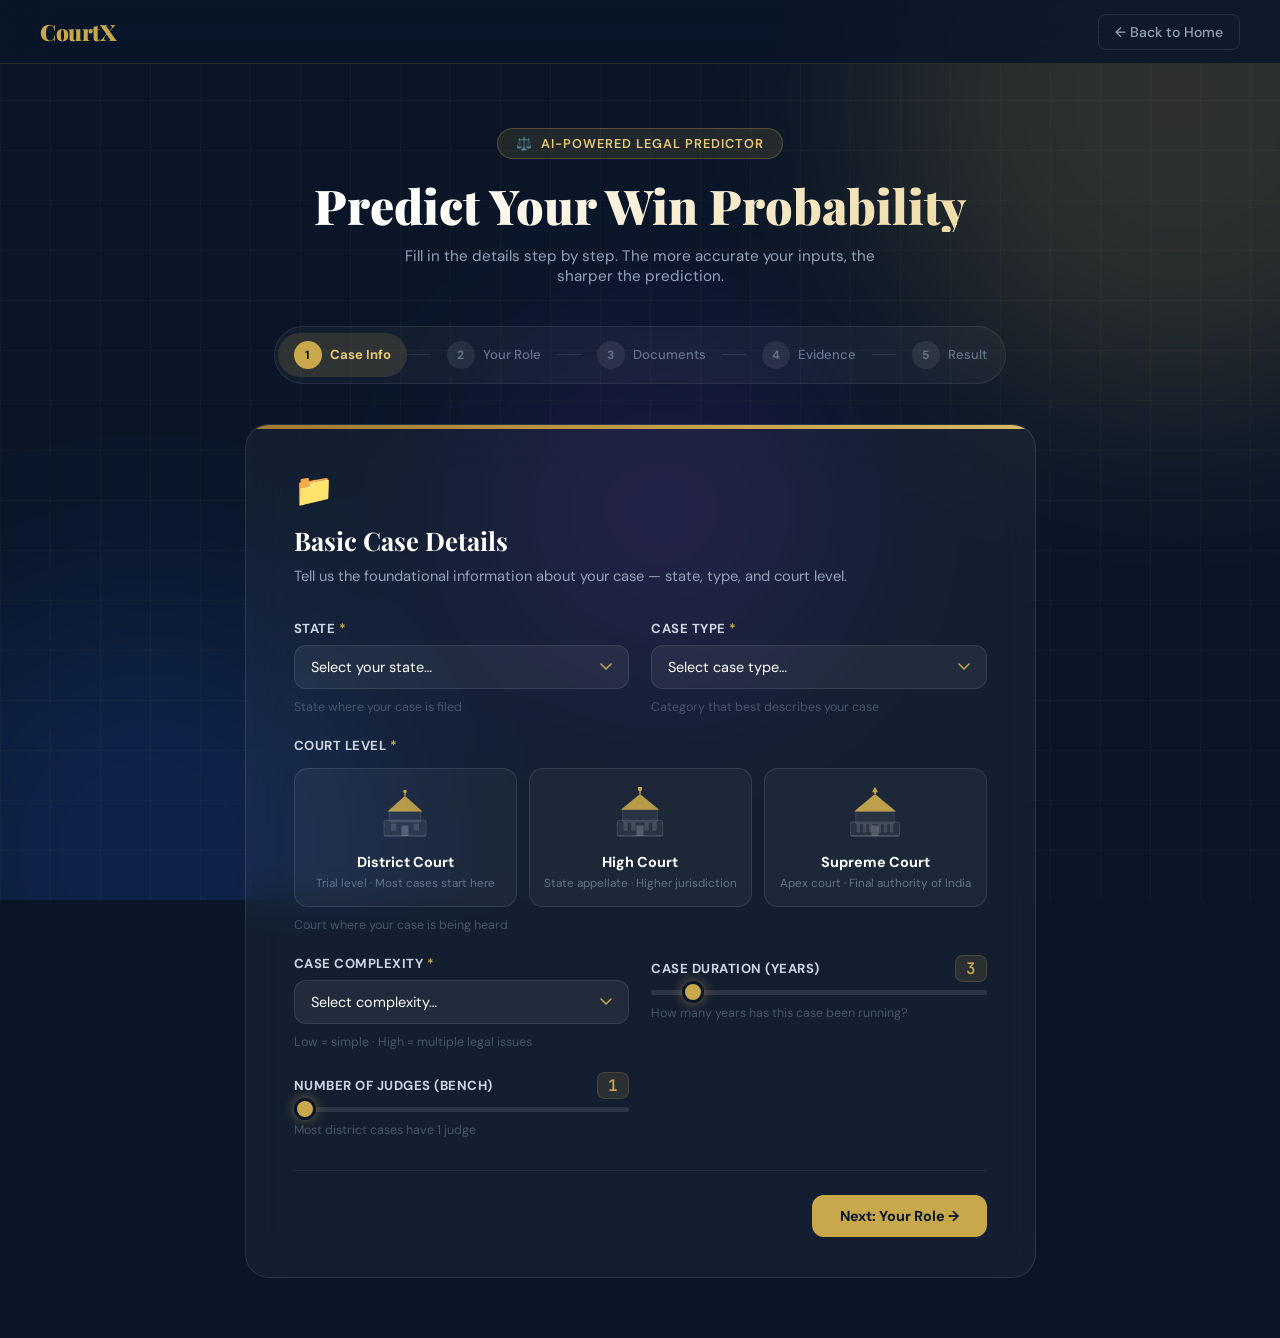
<file: templates/predict.html>
<!DOCTYPE html>
<html lang="en">
<head>
  <meta charset="UTF-8" />
  <meta name="viewport" content="width=device-width, initial-scale=1.0" />
  <title>CourtX — Predict Your Case</title>
  <link rel="preconnect" href="https://fonts.googleapis.com" />
  <link rel="preconnect" href="https://fonts.gstatic.com" crossorigin />
  <link href="https://fonts.googleapis.com/css2?family=Playfair+Display:ital,wght@0,700;0,900;1,700&family=DM+Sans:wght@300;400;500;600;700&family=JetBrains+Mono:wght@400;600&display=swap" rel="stylesheet" />
  <style>
    *, *::before, *::after { box-sizing: border-box; margin: 0; padding: 0; }

    :root {
      --gold:    #c9a84c;
      --gold-lt: #e8c97a;
      --gold-dk: #a07830;
      --navy:    #0a1628;
      --navy2:   #12233d;
      --navy3:   #1e3050;
      --slate:   #6b7a94;
      --light:   #f4f6fa;
      --white:   #ffffff;
      --green:   #22c55e;
      --green-dk:#16a34a;
      --red:     #ef4444;
      --amber:   #f59e0b;
      --radius:  16px;
    }

    html { scroll-behavior: smooth; }
    body {
      font-family: 'DM Sans', sans-serif;
      background: var(--navy);
      color: var(--white);
      min-height: 100vh;
      overflow-x: hidden;
    }

    .page-bg {
      position: fixed; inset: 0; pointer-events: none; z-index: 0;
      background: var(--navy); overflow: hidden;
    }
    .bg-orb {
      position: absolute; border-radius: 50%;
      filter: blur(100px); opacity: 0.18;
      animation: float 12s ease-in-out infinite;
    }
    .orb-a { width:600px;height:600px;background:var(--gold);top:-200px;right:-200px;animation-delay:0s; }
    .orb-b { width:500px;height:500px;background:#2563eb;bottom:-200px;left:-100px;animation-delay:4s; }
    .orb-c { width:300px;height:300px;background:#7c3aed;top:40%;left:40%;animation-delay:8s; }
    @keyframes float {
      0%,100%{transform:translate(0,0) scale(1);}
      33%{transform:translate(30px,-30px) scale(1.05);}
      66%{transform:translate(-20px,20px) scale(0.95);}
    }
    .bg-grid {
      position:absolute;inset:0;
      background-image:linear-gradient(rgba(201,168,76,0.04) 1px,transparent 1px),linear-gradient(90deg,rgba(201,168,76,0.04) 1px,transparent 1px);
      background-size:50px 50px;
    }

    /* Navbar */
    .navbar {
      position:fixed;top:0;left:0;right:0;z-index:100;
      background:rgba(10,22,40,0.85);backdrop-filter:blur(20px);
      border-bottom:1px solid rgba(201,168,76,0.15);
      height:64px;display:flex;align-items:center;padding:0 40px;
      justify-content:space-between;
    }
    .nav-logo { font-family:'Playfair Display',serif;font-size:1.4rem;color:var(--gold);text-decoration:none;font-weight:900;letter-spacing:-0.5px; }
    .nav-back {
      display:flex;align-items:center;gap:8px;
      color:#94a3b8;text-decoration:none;font-size:0.88rem;font-weight:500;
      padding:8px 16px;border-radius:8px;border:1px solid rgba(255,255,255,0.1);transition:all 0.2s;
    }
    .nav-back:hover{color:var(--gold);border-color:var(--gold);}

    .page-wrap { position:relative;z-index:1;min-height:100vh;padding:80px 0 60px;display:flex;flex-direction:column; }

    .predict-header { text-align:center;padding:48px 24px 40px; }
    .predict-badge {
      display:inline-flex;align-items:center;gap:8px;
      background:rgba(201,168,76,0.12);border:1px solid rgba(201,168,76,0.3);
      color:var(--gold-lt);padding:6px 18px;border-radius:99px;
      font-size:0.8rem;font-weight:600;letter-spacing:1px;text-transform:uppercase;margin-bottom:20px;
    }
    .predict-badge::before{content:'⚖️';}
    .predict-title {
      font-family:'Playfair Display',serif;font-size:clamp(2rem,4vw,3rem);font-weight:900;line-height:1.1;
      background:linear-gradient(135deg,#fff 30%,var(--gold-lt) 100%);
      -webkit-background-clip:text;-webkit-text-fill-color:transparent;background-clip:text;margin-bottom:14px;
    }
    .predict-sub{color:#94a3b8;font-size:0.95rem;max-width:500px;margin:0 auto;}

    /* Progress */
    .progress-outer{max-width:780px;margin:0 auto 40px;padding:0 24px;}
    .progress-track {
      display:flex;align-items:center;justify-content:center;
      background:rgba(255,255,255,0.04);border:1px solid rgba(255,255,255,0.08);
      border-radius:99px;padding:6px 12px;gap:0;
    }
    .p-step{display:flex;align-items:center;gap:8px;padding:8px 16px;border-radius:99px;cursor:default;transition:all 0.3s;white-space:nowrap;}
    .p-step-num{width:28px;height:28px;border-radius:50%;display:flex;align-items:center;justify-content:center;font-size:0.75rem;font-weight:700;background:rgba(255,255,255,0.08);color:#64748b;transition:all 0.3s;flex-shrink:0;}
    .p-step-label{font-size:0.82rem;font-weight:500;color:#64748b;transition:color 0.3s;}
    .p-step.active{background:rgba(201,168,76,0.15);}
    .p-step.active .p-step-num{background:var(--gold);color:var(--navy);}
    .p-step.active .p-step-label{color:var(--gold-lt);font-weight:700;}
    .p-step.done .p-step-num{background:var(--green);color:white;}
    .p-step.done .p-step-num::after{content:'✓';}
    .p-step.done .p-step-num span{display:none;}
    .p-step.done .p-step-label{color:#94a3b8;}
    .p-divider{width:24px;height:1px;background:rgba(255,255,255,0.1);flex-shrink:0;}

    /* Card */
    .card-outer{max-width:860px;margin:0 auto;padding:0 24px;flex:1;}
    .predict-card{background:rgba(255,255,255,0.04);border:1px solid rgba(255,255,255,0.10);border-radius:24px;backdrop-filter:blur(20px);overflow:hidden;}
    .card-top-bar{height:4px;background:linear-gradient(90deg,var(--gold-dk),var(--gold),var(--gold-lt),var(--gold));background-size:200%;animation:shimmer 3s linear infinite;}
    @keyframes shimmer{0%{background-position:0%;}100%{background-position:200%;}}
    .card-body{padding:40px 48px;}
    @media(max-width:640px){.card-body{padding:28px 22px;}}

    /* Form Steps */
    .form-step{display:none;animation:slideUp 0.4s ease;}
    .form-step.active{display:block;}
    @keyframes slideUp{from{opacity:0;transform:translateY(16px);}to{opacity:1;transform:translateY(0);}}

    .step-head{margin-bottom:32px;}
    .step-icon{font-size:2rem;margin-bottom:12px;display:block;}
    .step-title{font-family:'Playfair Display',serif;font-size:1.6rem;font-weight:700;color:white;margin-bottom:8px;}
    .step-desc{color:#94a3b8;font-size:0.92rem;line-height:1.6;}

    /* Grid */
    .fg{display:grid;grid-template-columns:1fr 1fr;gap:22px;margin-bottom:32px;}
    .fg.single{grid-template-columns:1fr;}
    .fgroup{display:flex;flex-direction:column;gap:8px;}
    .fgroup.span2{grid-column:1/-1;}

    label{font-size:0.82rem;font-weight:700;color:#cbd5e1;text-transform:uppercase;letter-spacing:0.5px;}
    .req{color:var(--gold);}
    .hint{font-size:0.78rem;color:#475569;margin-top:2px;}

    select,input[type="range"]{width:100%;}
    select {
      padding:12px 16px;background:rgba(255,255,255,0.06);border:1.5px solid rgba(255,255,255,0.1);
      border-radius:12px;color:white;font-family:'DM Sans',sans-serif;font-size:0.9rem;appearance:none;
      background-image:url("data:image/svg+xml,%3Csvg xmlns='http://www.w3.org/2000/svg' width='12' height='8' viewBox='0 0 12 8'%3E%3Cpath d='M1 1l5 5 5-5' stroke='%23c9a84c' stroke-width='1.5' fill='none' stroke-linecap='round'/%3E%3C/svg%3E");
      background-repeat:no-repeat;background-position:right 16px center;transition:border-color 0.2s,background 0.2s;cursor:pointer;
    }
    select:focus{outline:none;border-color:var(--gold);background-color:rgba(201,168,76,0.06);}
    select option{background:#1e3050;color:white;}

    /* Range */
    .range-wrap{display:flex;flex-direction:column;gap:8px;}
    .range-header{display:flex;justify-content:space-between;align-items:center;}
    .range-val{font-family:'JetBrains Mono',monospace;font-size:1rem;font-weight:600;color:var(--gold);background:rgba(201,168,76,0.12);border:1px solid rgba(201,168,76,0.2);padding:2px 10px;border-radius:8px;}
    input[type="range"]{-webkit-appearance:none;height:5px;border-radius:99px;background:rgba(255,255,255,0.1);cursor:pointer;}
    input[type="range"]::-webkit-slider-thumb{-webkit-appearance:none;width:22px;height:22px;border-radius:50%;background:var(--gold);border:3px solid var(--navy);box-shadow:0 0 12px rgba(201,168,76,0.5);cursor:pointer;}

    /* Role Cards */
    .role-grid{display:grid;grid-template-columns:1fr 1fr;gap:12px;}
    .role-card{padding:18px 20px;border-radius:14px;border:1.5px solid rgba(255,255,255,0.1);background:rgba(255,255,255,0.04);cursor:pointer;transition:all 0.22s;}
    .role-card:hover{border-color:var(--gold);background:rgba(201,168,76,0.06);}
    .role-card.selected{border-color:var(--gold);background:rgba(201,168,76,0.12);}
    .role-card strong{display:block;font-size:0.95rem;color:white;margin-bottom:4px;}
    .role-card small{font-size:0.78rem;color:#64748b;line-height:1.5;}

    /* Pills */
    .pills{display:flex;gap:8px;flex-wrap:wrap;}
    .pill{padding:8px 18px;border-radius:99px;border:1.5px solid rgba(255,255,255,0.1);background:rgba(255,255,255,0.04);color:#94a3b8;font-size:0.85rem;font-weight:600;cursor:pointer;transition:all 0.2s;display:flex;flex-direction:column;align-items:center;}
    .pill small{font-size:0.7rem;color:#475569;}
    .pill:hover{border-color:var(--gold);color:var(--gold-lt);}
    .pill.selected{border-color:var(--gold);background:rgba(201,168,76,0.15);color:var(--gold-lt);}

    /* ── Doc Checklist — FIXED: equal height panels so bars align ── */
    .doc-duo{display:grid;grid-template-columns:1fr 1fr;gap:20px;margin-bottom:28px;}
    .doc-panel{border-radius:16px;overflow:hidden;border:1px solid rgba(255,255,255,0.08);display:flex;flex-direction:column;}
    .doc-panel-head{padding:14px 18px;display:flex;justify-content:space-between;align-items:center;font-size:0.85rem;font-weight:700;}
    .doc-panel-head.yours{background:rgba(34,197,94,0.12);color:#86efac;border-bottom:1px solid rgba(34,197,94,0.15);}
    .doc-panel-head.theirs{background:rgba(239,68,68,0.1);color:#fca5a5;border-bottom:1px solid rgba(239,68,68,0.12);}
    .doc-count{font-size:0.75rem;background:rgba(255,255,255,0.08);padding:2px 8px;border-radius:99px;color:#94a3b8;}
    .doc-list{padding:10px;display:flex;flex-direction:column;gap:6px;flex:1;}
    .doc-item{display:flex;align-items:flex-start;gap:10px;padding:10px 12px;border-radius:10px;border:1px solid rgba(255,255,255,0.06);background:rgba(255,255,255,0.03);cursor:pointer;transition:all 0.2s;font-size:0.82rem;color:#94a3b8;}
    .doc-item input{margin-top:1px;accent-color:var(--gold);width:14px;height:14px;flex-shrink:0;cursor:pointer;}
    .doc-item label{cursor:pointer;line-height:1.45;}
    .doc-item.checked{border-color:rgba(201,168,76,0.3);background:rgba(201,168,76,0.08);color:#e8c97a;}
    /* Bar always at bottom */
    .doc-bar-section{margin-top:auto;padding:0 10px 10px;}
    .doc-bar-wrap{height:4px;background:rgba(255,255,255,0.06);border-radius:99px;overflow:hidden;}
    .doc-bar{height:100%;border-radius:99px;transition:width 0.4s ease;}
    .doc-bar.g{background:var(--green);}
    .doc-bar.r{background:var(--red);}
    .doc-pct{font-size:0.75rem;color:#475569;text-align:center;padding:6px 0 0;display:block;}

    /* ── Evidence Section — IMPROVED ── */
    .ev-sides-wrap {
      display: grid;
      grid-template-columns: 1fr 1px 1fr;
      gap: 0;
      margin-bottom: 20px;
    }
    .ev-side-divider {
      background: rgba(255,255,255,0.08);
      align-self: stretch;
    }
    .ev-side-panel { padding: 0 18px; }
    .ev-side-panel:first-child { padding-left: 0; }
    .ev-side-panel:last-child { padding-right: 0; }

    .ev-side-header {
      display: flex; align-items: center; gap: 8px;
      padding: 10px 14px; border-radius: 12px;
      margin-bottom: 14px;
    }
    .ev-side-header.yours-h {
      background: rgba(34,197,94,0.08);
      border: 1px solid rgba(34,197,94,0.2);
    }
    .ev-side-header.theirs-h {
      background: rgba(239,68,68,0.07);
      border: 1px solid rgba(239,68,68,0.18);
    }
    .ev-side-dot { width:8px;height:8px;border-radius:50%;flex-shrink:0; }
    .ev-side-dot.g { background:#22c55e; }
    .ev-side-dot.r { background:#ef4444; }
    .ev-side-label { font-size:0.78rem;font-weight:700;letter-spacing:0.5px;text-transform:uppercase; }
    .ev-side-label.g { color:#86efac; }
    .ev-side-label.r { color:#fca5a5; }

    .ev-quad { display:grid;grid-template-columns:1fr 1fr;gap:8px; }
    .ev-card {
      padding:16px 10px 12px;border-radius:12px;
      border:1.5px solid rgba(255,255,255,0.08);
      background:rgba(255,255,255,0.04);
      cursor:pointer;text-align:center;transition:all 0.22s;
    }
    .ev-card:hover{border-color:var(--gold);background:rgba(201,168,76,0.06);}
    .ev-card.selected{border-color:var(--gold);background:rgba(201,168,76,0.14);}
    .ev-icon{font-size:1.6rem;margin-bottom:6px;display:block;}
    .ev-card strong{display:block;font-size:0.85rem;color:white;margin-bottom:3px;}
    .ev-card small{font-size:0.7rem;color:#475569;line-height:1.4;display:block;}
    .ev-badge {
      display:inline-block;margin-top:6px;font-size:0.68rem;font-weight:700;
      padding:2px 8px;border-radius:99px;letter-spacing:0.3px;
    }
    .badge-none{background:rgba(107,114,128,0.15);color:#94a3b8;}
    .badge-weak{background:rgba(245,158,11,0.15);color:#f59e0b;}
    .badge-medium{background:rgba(59,130,246,0.15);color:#60a5fa;}
    .badge-strong{background:rgba(34,197,94,0.15);color:#22c55e;}

    /* Net score bar */
    .ev-net-box {
      background:rgba(255,255,255,0.04);border:1px solid rgba(255,255,255,0.08);
      border-radius:14px;padding:16px 20px;margin-bottom:28px;
    }
    .ev-net-label{font-size:0.7rem;font-weight:700;letter-spacing:1.5px;text-transform:uppercase;color:#475569;margin-bottom:12px;text-align:center;}
    .ev-bars-grid{display:grid;grid-template-columns:1fr 1fr;gap:12px;margin-bottom:10px;}
    .ev-bar-row{display:flex;flex-direction:column;gap:6px;}
    .ev-bar-side-label{font-size:0.75rem;font-weight:700;margin-bottom:2px;}
    .ev-bar-side-label.g{color:#86efac;}
    .ev-bar-side-label.r{color:#fca5a5;}
    .ev-bar-track{height:8px;background:rgba(255,255,255,0.06);border-radius:99px;overflow:hidden;}
    .ev-bar-fill{height:100%;border-radius:99px;transition:width 0.5s ease;width:0%;}
    .ev-bar-fill.g{background:var(--green);}
    .ev-bar-fill.r{background:var(--red);}
    .ev-bar-pct{font-size:0.72rem;color:#475569;margin-top:3px;}
    .ev-verdict{text-align:center;font-size:0.92rem;color:#94a3b8;padding-top:8px;border-top:1px solid rgba(255,255,255,0.06);}

    /* Court Level Cards */
    .court-level-grid{display:grid;grid-template-columns:repeat(3,1fr);gap:12px;margin-top:6px;}
    .court-lvl-card{padding:18px 14px 14px;border-radius:14px;border:1.5px solid rgba(255,255,255,0.1);background:rgba(255,255,255,0.04);cursor:pointer;text-align:center;transition:all 0.22s;position:relative;}
    .court-lvl-card:hover{border-color:var(--gold);background:rgba(201,168,76,0.06);}
    .court-lvl-card.selected{border-color:var(--gold);background:rgba(201,168,76,0.13);}
    .clc-svg{width:56px;height:56px;margin:0 auto 10px;display:block;}
    .clc-name{font-size:0.9rem;font-weight:700;color:white;margin-bottom:4px;}
    .clc-sub{font-size:0.73rem;color:#64748b;line-height:1.4;}
    .clc-tick{position:absolute;top:8px;right:10px;width:18px;height:18px;border-radius:50%;background:var(--gold);color:var(--navy);font-size:0.65rem;font-weight:900;display:none;align-items:center;justify-content:center;}
    .court-lvl-card.selected .clc-tick{display:flex;}
    @media(max-width:600px){.court-level-grid{grid-template-columns:1fr;}}

    /* Step Actions */
    .step-actions{display:flex;gap:12px;justify-content:flex-end;padding-top:24px;border-top:1px solid rgba(255,255,255,0.06);}
    .btn-back{background:transparent;color:#64748b;border:1px solid rgba(255,255,255,0.1);padding:12px 24px;border-radius:12px;font-family:'DM Sans',sans-serif;font-size:0.9rem;font-weight:600;cursor:pointer;transition:all 0.2s;}
    .btn-back:hover{border-color:#64748b;color:#94a3b8;}
    .btn-next{background:var(--gold);color:var(--navy);border:none;padding:12px 28px;border-radius:12px;font-family:'DM Sans',sans-serif;font-size:0.9rem;font-weight:700;cursor:pointer;transition:all 0.2s;}
    .btn-next:hover{background:var(--gold-lt);transform:translateY(-1px);}
    .btn-predict{background:linear-gradient(135deg,var(--gold-dk),var(--gold),var(--gold-lt));background-size:200%;color:var(--navy);border:none;padding:14px 32px;border-radius:12px;font-family:'DM Sans',sans-serif;font-size:1rem;font-weight:800;cursor:pointer;transition:all 0.25s;animation:shimmer 3s linear infinite;box-shadow:0 4px 24px rgba(201,168,76,0.3);}
    .btn-predict:hover{transform:translateY(-2px);box-shadow:0 8px 32px rgba(201,168,76,0.45);}

    /* Result */
    .result-loading{text-align:center;padding:60px 0;}
    .spinner-ring{width:56px;height:56px;border:4px solid rgba(201,168,76,0.2);border-top-color:var(--gold);border-radius:50%;animation:spin 0.9s linear infinite;margin:0 auto 20px;}
    @keyframes spin{to{transform:rotate(360deg);}}
    .result-loading p{color:#64748b;font-size:0.95rem;}
    .loading-dots::after{content:'';animation:dots 1.5s steps(3) infinite;}
    @keyframes dots{0%{content:'.';}33%{content:'..';}66%{content:'...';}  }

    .gauge-wrap{text-align:center;margin-bottom:36px;}
    .gauge-svg{width:300px;max-width:100%;}
    .gauge-pct{font-family:'Playfair Display',serif;font-size:3.2rem;font-weight:900;background:linear-gradient(135deg,#fff,var(--gold-lt));-webkit-background-clip:text;-webkit-text-fill-color:transparent;background-clip:text;display:block;margin-top:-10px;}
    .gauge-verdict{font-size:1.1rem;font-weight:700;margin-top:6px;display:block;}

    .res-cards{display:grid;grid-template-columns:repeat(4,1fr);gap:14px;margin-bottom:32px;}
    .res-card{background:rgba(255,255,255,0.05);border:1px solid rgba(255,255,255,0.08);border-radius:14px;padding:18px 16px;text-align:center;}
    .res-label{display:block;font-size:0.72rem;font-weight:700;color:#475569;text-transform:uppercase;letter-spacing:0.5px;margin-bottom:8px;}
    .res-val{display:block;font-family:'JetBrains Mono',monospace;font-size:1.5rem;font-weight:700;color:white;}
    .res-verdict-badge{font-size:0.95rem!important;font-family:'DM Sans',sans-serif!important;font-weight:800!important;}

    .factors-duo{display:grid;grid-template-columns:1fr 1fr;gap:18px;margin-bottom:28px;}
    .factor-panel{border-radius:14px;padding:22px;}
    .factor-panel.pos{background:rgba(34,197,94,0.06);border:1px solid rgba(34,197,94,0.2);}
    .factor-panel.neg{background:rgba(239,68,68,0.06);border:1px solid rgba(239,68,68,0.18);}
    .factor-panel h4{font-size:0.88rem;font-weight:700;margin-bottom:14px;color:#cbd5e1;}
    .factor-panel ul{list-style:none;display:flex;flex-direction:column;gap:8px;}
    .factor-panel li{font-size:0.84rem;color:#94a3b8;display:flex;justify-content:space-between;align-items:center;}
    .factor-panel li span{font-weight:700;font-size:0.78rem;padding:2px 8px;border-radius:6px;font-family:'JetBrains Mono',monospace;}
    .factor-panel.pos li span{background:rgba(34,197,94,0.18);color:#86efac;}
    .factor-panel.neg li span{background:rgba(239,68,68,0.15);color:#fca5a5;}

    .shap-wrap{margin-bottom:28px;}
    .shap-wrap h4{font-size:1rem;font-weight:700;color:white;margin-bottom:4px;}
    .shap-sub{font-size:0.82rem;color:#475569;margin-bottom:18px;}
    .shap-rows{display:flex;flex-direction:column;gap:7px;}
    .shap-row{display:flex;align-items:center;gap:12px;}
    .shap-lbl{width:190px;font-size:0.8rem;color:#94a3b8;text-align:right;flex-shrink:0;}
    .shap-bar-outer{flex:1;height:22px;background:rgba(255,255,255,0.05);border-radius:6px;overflow:hidden;}
    .shap-bar-inner{height:100%;border-radius:6px;display:flex;align-items:center;padding-left:8px;font-size:0.74rem;font-weight:700;color:white;min-width:28px;transition:width 0.7s ease;}
    .shap-num{width:54px;font-size:0.78rem;font-weight:700;font-family:'JetBrains Mono',monospace;flex-shrink:0;}

    .disclaimer{background:rgba(245,158,11,0.07);border:1px solid rgba(245,158,11,0.2);border-radius:12px;padding:14px 18px;font-size:0.82rem;margin-bottom:24px;line-height:1.65;color:#fcd34d;}

    @media(max-width:700px){
      .fg{grid-template-columns:1fr;}
      .doc-duo{grid-template-columns:1fr;}
      .res-cards{grid-template-columns:1fr 1fr;}
      .factors-duo{grid-template-columns:1fr;}
      .ev-sides-wrap{grid-template-columns:1fr;}.ev-side-divider{display:none;}
      .role-grid{grid-template-columns:1fr;}
      .progress-track{gap:0;}.p-step-label{display:none;}
      .shap-lbl{width:100px;font-size:0.72rem;}
      .ev-bars-grid{grid-template-columns:1fr;}
    }

    .particle{position:fixed;border-radius:50%;background:var(--gold);opacity:0;pointer-events:none;z-index:0;animation:particleFloat linear infinite;}
    @keyframes particleFloat{0%{opacity:0;transform:translateY(0) scale(0);}10%{opacity:0.4;}90%{opacity:0.1;}100%{opacity:0;transform:translateY(-100vh) scale(1);}}
  </style>
</head>
<body>

  <div class="page-bg">
    <div class="bg-orb orb-a"></div>
    <div class="bg-orb orb-b"></div>
    <div class="bg-orb orb-c"></div>
    <div class="bg-grid"></div>
  </div>

  <nav class="navbar">
    <a class="nav-logo" href="/">CourtX</a>
    <a class="nav-back" href="/">← Back to Home</a>
  </nav>

  <div class="page-wrap">
    <div class="predict-header">
      <div class="predict-badge">AI-Powered Legal Predictor</div>
      <h1 class="predict-title">Predict Your Win Probability</h1>
      <p class="predict-sub">Fill in the details step by step. The more accurate your inputs, the sharper the prediction.</p>
    </div>

    <div class="progress-outer">
      <div class="progress-track">
        <div class="p-step active" data-step="1"><div class="p-step-num"><span>1</span></div><div class="p-step-label">Case Info</div></div>
        <div class="p-divider"></div>
        <div class="p-step" data-step="2"><div class="p-step-num"><span>2</span></div><div class="p-step-label">Your Role</div></div>
        <div class="p-divider"></div>
        <div class="p-step" data-step="3"><div class="p-step-num"><span>3</span></div><div class="p-step-label">Documents</div></div>
        <div class="p-divider"></div>
        <div class="p-step" data-step="4"><div class="p-step-num"><span>4</span></div><div class="p-step-label">Evidence</div></div>
        <div class="p-divider"></div>
        <div class="p-step" data-step="5"><div class="p-step-num"><span>5</span></div><div class="p-step-label">Result</div></div>
      </div>
    </div>

    <div class="card-outer">
      <div class="predict-card">
        <div class="card-top-bar"></div>
        <div class="card-body">

          <!-- STEP 1 -->
          <div class="form-step active" id="step-1">
            <div class="step-head">
              <span class="step-icon">📁</span>
              <h2 class="step-title">Basic Case Details</h2>
              <p class="step-desc">Tell us the foundational information about your case — state, type, and court level.</p>
            </div>
            <div class="fg">
              <div class="fgroup">
                <label>State <span class="req">*</span></label>
                <select id="state"><option value="">Select your state…</option></select>
                <span class="hint">State where your case is filed</span>
              </div>
              <div class="fgroup">
                <label>Case Type <span class="req">*</span></label>
                <select id="case_type"><option value="">Select case type…</option></select>
                <span class="hint">Category that best describes your case</span>
              </div>

              <!-- COURT LEVEL — Visual Cards -->
              <div class="fgroup span2">
                <label>Court Level <span class="req">*</span></label>
                <div class="court-level-grid" id="court-level-grid">

                  <div class="court-lvl-card" data-val="District Court" onclick="selectCourtLevel(this)">
                    <div class="clc-tick">✓</div>
                    <svg class="clc-svg" viewBox="0 0 64 64" fill="none" xmlns="http://www.w3.org/2000/svg">
                      <rect x="8" y="38" width="48" height="18" rx="2" fill="rgba(255,255,255,0.06)" stroke="rgba(255,255,255,0.15)" stroke-width="1"/>
                      <rect x="14" y="28" width="36" height="12" rx="1" fill="rgba(255,255,255,0.06)" stroke="rgba(255,255,255,0.12)" stroke-width="1"/>
                      <polygon points="32,10 52,28 12,28" fill="#c9a84c" opacity="0.9"/>
                      <rect x="28" y="44" width="8" height="12" rx="1" fill="rgba(255,255,255,0.2)"/>
                      <rect x="16" y="42" width="6" height="8" rx="1" fill="rgba(255,255,255,0.12)"/>
                      <rect x="42" y="42" width="6" height="8" rx="1" fill="rgba(255,255,255,0.12)"/>
                      <line x1="32" y1="10" x2="32" y2="6" stroke="#c9a84c" stroke-width="1.5"/>
                      <circle cx="32" cy="5" r="2" fill="#c9a84c"/>
                      <line x1="8" y1="56" x2="56" y2="56" stroke="rgba(255,255,255,0.15)" stroke-width="1"/>
                    </svg>
                    <div class="clc-name">District Court</div>
                    <div class="clc-sub">Trial level · Most cases start here</div>
                  </div>

                  <div class="court-lvl-card" data-val="High Court" onclick="selectCourtLevel(this)">
                    <div class="clc-tick">✓</div>
                    <svg class="clc-svg" viewBox="0 0 64 64" fill="none" xmlns="http://www.w3.org/2000/svg">
                      <rect x="6" y="38" width="52" height="18" rx="2" fill="rgba(255,255,255,0.06)" stroke="rgba(255,255,255,0.15)" stroke-width="1"/>
                      <rect x="12" y="26" width="40" height="14" rx="1" fill="rgba(255,255,255,0.06)" stroke="rgba(255,255,255,0.12)" stroke-width="1"/>
                      <polygon points="32,8 54,26 10,26" fill="#c9a84c" opacity="0.9"/>
                      <rect x="28" y="44" width="8" height="12" rx="1" fill="rgba(255,255,255,0.2)"/>
                      <rect x="13" y="40" width="5" height="10" rx="1" fill="rgba(255,255,255,0.12)"/>
                      <rect x="22" y="40" width="5" height="10" rx="1" fill="rgba(255,255,255,0.12)"/>
                      <rect x="37" y="40" width="5" height="10" rx="1" fill="rgba(255,255,255,0.12)"/>
                      <rect x="46" y="40" width="5" height="10" rx="1" fill="rgba(255,255,255,0.12)"/>
                      <line x1="32" y1="8" x2="32" y2="3" stroke="#c9a84c" stroke-width="1.5"/>
                      <circle cx="32" cy="2" r="2.5" fill="#c9a84c"/>
                      <line x1="6" y1="56" x2="58" y2="56" stroke="rgba(255,255,255,0.15)" stroke-width="1"/>
                    </svg>
                    <div class="clc-name">High Court</div>
                    <div class="clc-sub">State appellate · Higher jurisdiction</div>
                  </div>

                  <div class="court-lvl-card" data-val="Supreme Court" onclick="selectCourtLevel(this)">
                    <div class="clc-tick">✓</div>
                    <svg class="clc-svg" viewBox="0 0 64 64" fill="none" xmlns="http://www.w3.org/2000/svg">
                      <rect x="4" y="40" width="56" height="16" rx="2" fill="rgba(255,255,255,0.06)" stroke="rgba(255,255,255,0.15)" stroke-width="1"/>
                      <rect x="10" y="28" width="44" height="14" rx="1" fill="rgba(255,255,255,0.06)" stroke="rgba(255,255,255,0.12)" stroke-width="1"/>
                      <polygon points="32,8 56,28 8,28" fill="#c9a84c" opacity="0.95"/>
                      <rect x="28" y="44" width="8" height="12" rx="1" fill="rgba(255,255,255,0.2)"/>
                      <rect x="11" y="42" width="4" height="10" rx="1" fill="rgba(255,255,255,0.12)"/>
                      <rect x="18" y="42" width="4" height="10" rx="1" fill="rgba(255,255,255,0.12)"/>
                      <rect x="25" y="42" width="4" height="10" rx="1" fill="rgba(255,255,255,0.12)"/>
                      <rect x="35" y="42" width="4" height="10" rx="1" fill="rgba(255,255,255,0.12)"/>
                      <rect x="42" y="42" width="4" height="10" rx="1" fill="rgba(255,255,255,0.12)"/>
                      <rect x="49" y="42" width="4" height="10" rx="1" fill="rgba(255,255,255,0.12)"/>
                      <line x1="32" y1="8" x2="32" y2="2" stroke="#c9a84c" stroke-width="2"/>
                      <polygon points="32,0 35.5,6 28.5,6" fill="#c9a84c"/>
                      <line x1="4" y1="56" x2="60" y2="56" stroke="rgba(255,255,255,0.2)" stroke-width="1.2"/>
                    </svg>
                    <div class="clc-name">Supreme Court</div>
                    <div class="clc-sub">Apex court · Final authority of India</div>
                  </div>

                </div>
                <input type="hidden" id="court_level" value="" />
                <span class="hint">Court where your case is being heard</span>
              </div>

              <div class="fgroup">
                <label>Case Complexity <span class="req">*</span></label>
                <select id="case_complexity">
                  <option value="">Select complexity…</option>
                  <option>Low</option><option>Medium</option><option>High</option>
                </select>
                <span class="hint">Low = simple · High = multiple legal issues</span>
              </div>
              <div class="fgroup">
                <div class="range-wrap">
                  <div class="range-header">
                    <label>Case Duration (Years)</label>
                    <span class="range-val" id="duration_val">3</span>
                  </div>
                  <input type="range" id="case_duration_years" min="0" max="30" value="3" />
                </div>
                <span class="hint">How many years has this case been running?</span>
              </div>
              <div class="fgroup">
                <div class="range-wrap">
                  <div class="range-header">
                    <label>Number of Judges (Bench)</label>
                    <span class="range-val" id="bench_val">1</span>
                  </div>
                  <input type="range" id="bench_size" min="1" max="5" value="1" />
                </div>
                <span class="hint">Most district cases have 1 judge</span>
              </div>
            </div>
            <div class="step-actions">
              <button class="btn-next" onclick="goStep(2)">Next: Your Role →</button>
            </div>
          </div>

          <!-- STEP 2 -->
          <div class="form-step" id="step-2">
            <div class="step-head">
              <span class="step-icon">👤</span>
              <h2 class="step-title">Your Role & Legal Support</h2>
              <p class="step-desc">Select your side in the case and tell us about legal support available to you.</p>
            </div>
            <div class="fg">
              <div class="fgroup span2">
                <label>Your Role in This Case <span class="req">*</span></label>
                <div class="role-grid" id="role-options"></div>
                <span class="hint">Select the side you are representing</span>
              </div>
              <div class="fgroup">
                <label>Opposite Lawyer Experience <span class="req">*</span></label>
                <div class="pills" id="opp_lawyer">
                  <div class="pill" data-val="Junior">Junior<small>&lt;5 yrs</small></div>
                  <div class="pill" data-val="Mid-level">Mid-level<small>5–10 yrs</small></div>
                  <div class="pill" data-val="Senior">Senior<small>10–20 yrs</small></div>
                  <div class="pill" data-val="Expert">Expert<small>20+ yrs</small></div>
                </div>
              </div>
              <div class="fgroup">
                <label>Legal Aid Available?</label>
                <div class="pills" id="legal_aid">
                  <div class="pill" data-val="Yes">✅ Yes</div>
                  <div class="pill" data-val="No">❌ No</div>
                </div>
                <span class="hint">Lawyer or government legal help</span>
              </div>
              <div class="fgroup">
                <label>Settlement Attempted?</label>
                <div class="pills" id="settlement_attempted">
                  <div class="pill" data-val="Yes">Yes</div>
                  <div class="pill" data-val="No">No</div>
                </div>
                <span class="hint">Any out-of-court resolution attempt?</span>
              </div>
              <div class="fgroup">
                <div class="range-wrap">
                  <div class="range-header">
                    <label>Number of Witnesses</label>
                    <span class="range-val" id="witness_val">2</span>
                  </div>
                  <input type="range" id="num_witnesses" min="0" max="20" value="2" />
                </div>
              </div>
              <div class="fgroup">
                <div class="range-wrap">
                  <div class="range-header">
                    <label>Cited Cases (Precedents)</label>
                    <span class="range-val" id="cited_val">3</span>
                  </div>
                  <input type="range" id="num_cited_cases" min="0" max="20" value="3" />
                </div>
              </div>
            </div>
            <div class="step-actions">
              <button class="btn-back" onclick="goStep(1)">← Back</button>
              <button class="btn-next" onclick="goStep(3)">Next: Documents →</button>
            </div>
          </div>

          <!-- STEP 3 -->
          <div class="form-step" id="step-3">
            <div class="step-head">
              <span class="step-icon">📄</span>
              <h2 class="step-title">Document Checklist</h2>
              <p class="step-desc">Mark every document you currently have. This directly impacts your evidence strength score.</p>
            </div>
            <div class="doc-duo">
              <div class="doc-panel">
                <div class="doc-panel-head yours">
                  <span>📁 Your Documents</span>
                  <span class="doc-count" id="your-doc-count">0 / 0</span>
                </div>
                <div id="your-docs-list" class="doc-list"></div>
                <div class="doc-bar-section">
                  <div class="doc-bar-wrap"><div class="doc-bar g" id="your-progress-bar" style="width:0%"></div></div>
                  <span class="doc-pct" id="your-pct">0% strength</span>
                </div>
              </div>
              <div class="doc-panel">
                <div class="doc-panel-head theirs">
                  <span>📁 Opposite Party's Docs</span>
                  <span class="doc-count" id="opp-doc-count">0 / 0</span>
                </div>
                <div id="opp-docs-list" class="doc-list"></div>
                <div class="doc-bar-section">
                  <div class="doc-bar-wrap"><div class="doc-bar r" id="opp-progress-bar" style="width:0%"></div></div>
                  <span class="doc-pct" id="opp-pct">0% strength</span>
                </div>
              </div>
            </div>
            <div class="step-actions">
              <button class="btn-back" onclick="goStep(2)">← Back</button>
              <button class="btn-next" onclick="goStep(4)">Next: Evidence →</button>
            </div>
          </div>

          <!-- STEP 4 — IMPROVED EVIDENCE -->
          <div class="form-step" id="step-4">
            <div class="step-head">
              <span class="step-icon">🔍</span>
              <h2 class="step-title">Additional Evidence</h2>
              <p class="step-desc">Evidence beyond documents — CCTV, expert witnesses, digital records, audio/video proof, etc.</p>
            </div>

            <!-- Two sides clearly separated -->
            <div class="ev-sides-wrap">

              <!-- YOUR SIDE -->
              <div class="ev-side-panel">
                <div class="ev-side-header yours-h">
                  <div class="ev-side-dot g"></div>
                  <span class="ev-side-label g">Your Additional Evidence</span>
                </div>
                <div class="ev-quad" id="your-evidence">
                  <div class="ev-card" data-val="None">
                    <span class="ev-icon">🚫</span>
                    <strong>None</strong>
                    <small>No additional proof</small>
                    <span class="ev-badge badge-none">Score 0</span>
                  </div>
                  <div class="ev-card" data-val="Weak">
                    <span class="ev-icon">🔸</span>
                    <strong>Weak</strong>
                    <small>Indirect / little proof</small>
                    <span class="ev-badge badge-weak">Score +0.3</span>
                  </div>
                  <div class="ev-card" data-val="Medium">
                    <span class="ev-icon">🔶</span>
                    <strong>Medium</strong>
                    <small>Partial CCTV or witness</small>
                    <span class="ev-badge badge-medium">Score +0.6</span>
                  </div>
                  <div class="ev-card" data-val="Strong">
                    <span class="ev-icon">💎</span>
                    <strong>Strong</strong>
                    <small>Clear, hard-to-dispute</small>
                    <span class="ev-badge badge-strong">Score +1.0</span>
                  </div>
                </div>
              </div>

              <!-- DIVIDER -->
              <div class="ev-side-divider"></div>

              <!-- OPP SIDE -->
              <div class="ev-side-panel">
                <div class="ev-side-header theirs-h">
                  <div class="ev-side-dot r"></div>
                  <span class="ev-side-label r">Opposite Party's Evidence</span>
                </div>
                <div class="ev-quad" id="opp-evidence">
                  <div class="ev-card" data-val="None">
                    <span class="ev-icon">🚫</span>
                    <strong>None</strong>
                    <small>No additional proof</small>
                    <span class="ev-badge badge-none">Score 0</span>
                  </div>
                  <div class="ev-card" data-val="Weak">
                    <span class="ev-icon">🔸</span>
                    <strong>Weak</strong>
                    <small>Circumstantial only</small>
                    <span class="ev-badge badge-weak">Score +0.3</span>
                  </div>
                  <div class="ev-card" data-val="Medium">
                    <span class="ev-icon">🔶</span>
                    <strong>Medium</strong>
                    <small>Moderate counter-proof</small>
                    <span class="ev-badge badge-medium">Score +0.6</span>
                  </div>
                  <div class="ev-card" data-val="Strong">
                    <span class="ev-icon">💎</span>
                    <strong>Strong</strong>
                    <small>Hard to challenge</small>
                    <span class="ev-badge badge-strong">Score +1.0</span>
                  </div>
                </div>
              </div>

            </div>

            <!-- Net Score Box — same bottom position both sides -->
            <div class="ev-net-box" id="ev-score-box">
              <div class="ev-net-label">Net Evidence Score</div>
              <div class="ev-bars-grid">
                <div class="ev-bar-row">
                  <div class="ev-bar-side-label g">Your strength</div>
                  <div class="ev-bar-track"><div class="ev-bar-fill g" id="ev-bar-yours" style="width:0%"></div></div>
                  <div class="ev-bar-pct" id="ev-pct-yours">—</div>
                </div>
                <div class="ev-bar-row">
                  <div class="ev-bar-side-label r">Opposite strength</div>
                  <div class="ev-bar-track"><div class="ev-bar-fill r" id="ev-bar-opp" style="width:0%"></div></div>
                  <div class="ev-bar-pct" id="ev-pct-opp">—</div>
                </div>
              </div>
              <div class="ev-verdict" id="ev-score-detail">Select options above to see your net score</div>
            </div>

            <div class="step-actions">
              <button class="btn-back" onclick="goStep(3)">← Back</button>
              <button class="btn-predict" onclick="submitPrediction()">🔮 Predict Win Probability</button>
            </div>
          </div>

          <!-- STEP 5 — RESULT -->
          <div class="form-step" id="step-5">
            <div class="step-head">
              <span class="step-icon">🏛️</span>
              <h2 class="step-title">Your Prediction</h2>
            </div>
            <div id="result-loading" class="result-loading">
              <div class="spinner-ring"></div>
              <p>Analysing your case with AI models<span class="loading-dots"></span></p>
            </div>
            <div id="result-content" style="display:none">
              <div class="gauge-wrap">
                <svg class="gauge-svg" viewBox="0 0 320 190" xmlns="http://www.w3.org/2000/svg">
                  <defs>
                    <linearGradient id="gaugeGrad" x1="0%" y1="0%" x2="100%" y2="0%">
                      <stop offset="0%" stop-color="#ef4444"/>
                      <stop offset="50%" stop-color="#f59e0b"/>
                      <stop offset="100%" stop-color="#22c55e"/>
                    </linearGradient>
                    <filter id="glow">
                      <feGaussianBlur stdDeviation="4" result="coloredBlur"/>
                      <feMerge><feMergeNode in="coloredBlur"/><feMergeNode in="SourceGraphic"/></feMerge>
                    </filter>
                  </defs>
                  <path d="M 30 170 A 130 130 0 0 1 290 170" fill="none" stroke="rgba(255,255,255,0.06)" stroke-width="24" stroke-linecap="round"/>
                  <path id="gauge-fill" d="M 30 170 A 130 130 0 0 1 290 170" fill="none" stroke="url(#gaugeGrad)" stroke-width="24" stroke-linecap="round" stroke-dasharray="0 408" filter="url(#glow)"/>
                  <line id="gauge-needle" x1="160" y1="170" x2="160" y2="50" stroke="white" stroke-width="2.5" stroke-linecap="round" opacity="0.9"/>
                  <circle cx="160" cy="170" r="9" fill="white" opacity="0.9"/>
                  <text x="22" y="188" font-size="11" fill="#475569">0</text>
                  <text x="148" y="30" font-size="11" fill="#475569">50</text>
                  <text x="280" y="188" font-size="11" fill="#475569">100</text>
                </svg>
                <span class="gauge-pct" id="gauge-pct">—</span>
                <span class="gauge-verdict" id="gauge-verdict">—</span>
              </div>
              <div class="res-cards">
                <div class="res-card"><span class="res-label">Win Probability</span><span class="res-val" id="res-prob">—</span></div>
                <div class="res-card"><span class="res-label">XGBoost</span><span class="res-val" id="res-xgb">—</span></div>
                <div class="res-card"><span class="res-label">Random Forest</span><span class="res-val" id="res-rf">—</span></div>
                <div class="res-card"><span class="res-label">Verdict</span><span class="res-val res-verdict-badge" id="res-verdict">—</span></div>
              </div>
              <div class="factors-duo">
                <div class="factor-panel pos"><h4>✅ Working In Your Favour</h4><ul id="pos-factors"></ul></div>
                <div class="factor-panel neg"><h4>❌ Working Against You</h4><ul id="neg-factors"></ul></div>
              </div>
              <div class="shap-wrap">
                <h4>Why This Prediction? — AI Explanation</h4>
                <p class="shap-sub">🟢 Green = helps your case &nbsp;·&nbsp; 🔴 Red = hurts your case</p>
                <div class="shap-rows" id="shap-chart"></div>
              </div>
              <div class="disclaimer">⚠️ <strong>Disclaimer:</strong> CourtX predicts based on historical Indian court data patterns. This is <em>not legal advice</em> and does not guarantee any outcome. Please consult a qualified advocate before making legal decisions.</div>
              <div class="step-actions">
                <button class="btn-back" onclick="resetPredictor()">🔄 New Prediction</button>
              </div>
            </div>
          </div>

        </div>
      </div>
    </div>
  </div>

  <script>
    let currentStep = 1;

    const VALID_STATES = ["Andhra Pradesh","Assam","Bihar","Chandigarh","Chhattisgarh","DNH at Silvasa","Delhi","Diu and Daman","Goa","Gujarat","Haryana","Himachal Pradesh","Jammu and Kashmir","Jharkhand","Karnataka","Kerala","Ladakh","Madhya Pradesh","Maharashtra","Manipur","Meghalaya","Mizoram","Nagaland","Orissa","Puducherry","Punjab","Rajasthan","Sikkim","Tamil Nadu","Telangana","Tripura","Uttar Pradesh","Uttarakhand","West Bengal"];

    const ROLES = {
      "Criminal":["Accused (You are the person who has been charged with the crime)","Victim / Complainant (You are the person who filed the complaint against someone)"],
      "Civil":["Plaintiff (You are the person who started the case / is suing someone)","Defendant (You are the person who has been sued / is defending the case)"],
      "Consumer":["Consumer / Complainant (You bought a product or service and faced a problem)","Company / Seller (You are the business or seller being complained against)"],
      "Family":["Petitioner (You are the one who filed the case — divorce, custody, etc.)","Respondent (You are the one who received the case notice)"],
      "Labour":["Employee (You are the worker who has filed the complaint against the employer)","Employer (You are the company or employer defending against the employee's complaint)"],
      "Motor Accident":["Victim / Claimant (You were injured or suffered loss in the accident)","Driver / Insurance Company (You are the driver or insurance company being claimed against)"],
      "Property":["Plaintiff (You are claiming ownership or rights over the property)","Defendant (You are defending your ownership or possession of the property)"],
      "Cheque Bounce":["Payee (Someone gave you a cheque that bounced — money is owed to you)","Drawer (You issued the cheque that has bounced)"],
      "Tax":["Taxpayer (You are the individual or business challenging the tax demand)","Tax Department (You represent the government tax authority)"]
    };

    const DOC_CHECKLIST = {
      "Criminal":{"Accused (You are the person who has been charged with the crime)":{your:["Alibi proof (ticket / bill / hotel receipt showing you were elsewhere)","Witness affidavit supporting your version","Bail papers","CCTV footage that clears you","Medical report (your injury, if relevant)"],opp:["FIR copy (the police complaint filed against you)","Medical report of the victim's injury","Forensic / DNA report","Witness statements against you","Panchnama / Scene inspection report"]},"Victim / Complainant (You are the person who filed the complaint against someone)":{your:["FIR copy (the police complaint you filed)","Medical report of your injury","Witness statements supporting your version","CCTV footage showing the incident","Forensic / DNA report","Panchnama / Scene inspection report"],opp:["Alibi proof of the accused","Bail papers of the accused","Character certificate of the accused"]}},
      "Civil":{"Plaintiff (You are the person who started the case / is suing someone)":{your:["Original agreement or contract","Correspondence (letters / emails) as evidence","Payment receipts","Property papers (if relevant)","Witness affidavits supporting your claim"],opp:["Counter agreement claimed by the opposite party","Proof of payment claimed by the opposite party","Witness statements from the opposite side"]},"Defendant (You are the person who has been sued / is defending the case)":{your:["Counter agreement supporting your position","Proof of payment you have made","Witness affidavits in your favor"],opp:["Original agreement or contract filed by the opposite party","Correspondence submitted by the opposite party","Payment receipts submitted by the opposite party"]}},
      "Consumer":{"Consumer / Complainant (You bought a product or service and faced a problem)":{your:["Purchase bill or receipt","Warranty card","Copy of complaint sent to the company","Photos or videos of the defective product","Medical bills (if the product caused injury)"],opp:["Company's service records","Warranty terms document","Denial letter from the company"]},"Company / Seller (You are the business or seller being complained against)":{your:["Service records showing the issue was handled","Warranty terms document","Denial or response letter sent to the consumer"],opp:["Purchase bill or receipt","Warranty card","Complaint proof submitted by the consumer"]}},
      "Family":{"Petitioner (You are the one who filed the case — divorce, custody, etc.)":{your:["Marriage certificate","Birth certificates of children (if relevant)","Income proof","Bank statements","Witness affidavits supporting your version"],opp:["Opposite party's income proof","Property documents of the opposite party","Character evidence raised against you"]},"Respondent (You are the one who received the case notice)":{your:["Your income proof","Your property documents","Character certificates in your favor"],opp:["Marriage certificate submitted by the opposite party","Birth certificates submitted by the opposite party","Bank statements submitted by the opposite party"]}},
      "Labour":{"Employee (You are the worker who has filed the complaint against the employer)":{your:["Appointment letter from the company","Salary slips","Termination letter","Service record","Witness statements from colleagues"],opp:["Show-cause notice issued by the employer","Performance reports filed by the employer","Company policy document"]},"Employer (You are the company or employer defending against the employee's complaint)":{your:["Show-cause notice you issued to the employee","Performance reports","Company policy document","Attendance records"],opp:["Appointment letter claimed by the employee","Salary slips submitted by the employee","Witness statements from colleagues"]}},
      "Motor Accident":{"Victim / Claimant (You were injured or suffered loss in the accident)":{your:["FIR copy","Medical bills and treatment reports","Insurance policy of the vehicle","RC book (Registration Certificate) of the vehicle","Disability certificate (if applicable)","Witness statements"],opp:["Driver's valid license","Vehicle fitness certificate","Insurance company's denial letter"]},"Driver / Insurance Company (You are the driver or insurance company being claimed against)":{your:["Valid driver's license","Vehicle fitness certificate","Valid insurance policy","Accident reconstruction report"],opp:["FIR copy filed by the victim","Medical bills of the victim","Witness statements from the victim's side"]}},
      "Property":{"Plaintiff (You are claiming ownership or rights over the property)":{your:["Sale deed or registry document","Mutation records (change of ownership records)","Property tax receipts","Survey map of the property","Witness affidavits"],opp:["Sale deed claimed by the opposite party","Encumbrance certificate (property loan or lien history)","Possession proof of the opposite party"]},"Defendant (You are defending your ownership or possession of the property)":{your:["Possession proof","Encumbrance certificate","Counter sale deed (if any)"],opp:["Sale deed submitted by the opposite party","Mutation records submitted by the opposite party","Property tax receipts submitted by the opposite party"]}},
      "Cheque Bounce":{"Payee (Someone gave you a cheque that bounced — money is owed to you)":{your:["Original bounced cheque","Bank return memo (the bank's rejection slip)","Copy of legal notice sent to the drawer","Proof of delivery of the legal notice","Loan or transaction agreement showing the debt"],opp:["Drawer's reply to your legal notice","Proof of payment claimed by the drawer","Bank account closure proof claimed by the drawer"]},"Drawer (You issued the cheque that has bounced)":{your:["Proof of payment already made","Bank account closure proof (if applicable)","Your reply to the legal notice","Agreement showing you had no outstanding liability"],opp:["Original bounced cheque","Bank return memo","Legal notice sent to you"]}},
      "Tax":{"Taxpayer (You are the individual or business challenging the tax demand)":{your:["Income Tax Return (ITR) copies","CA certificate or chartered accountant report","Bank statements","Previous assessment orders","Tax payment challans"],opp:["Tax department's assessment order","Notice of demand issued to you","Audit report (if any)"]},"Tax Department (You represent the government tax authority)":{your:["Assessment order issued","Audit report","Notice of demand issued"],opp:["ITR copies submitted by the taxpayer","CA certificate submitted by the taxpayer","Bank statements submitted by the taxpayer"]}}
    };

    function init() {
      const sel = document.getElementById('state');
      VALID_STATES.forEach(s=>{const o=document.createElement('option');o.value=o.textContent=s;sel.appendChild(o);});
      const ct = document.getElementById('case_type');
      Object.keys(ROLES).forEach(k=>{const o=document.createElement('option');o.value=o.textContent=k;ct.appendChild(o);});
      [['case_duration_years','duration_val'],['bench_size','bench_val'],['num_witnesses','witness_val'],['num_cited_cases','cited_val']].forEach(([id,dv])=>{
        const el=document.getElementById(id),disp=document.getElementById(dv);
        if(el&&disp)el.addEventListener('input',()=>disp.textContent=el.value);
      });
      document.querySelectorAll('.pills').forEach(group=>{
        group.querySelectorAll('.pill').forEach(pill=>{
          pill.addEventListener('click',()=>{group.querySelectorAll('.pill').forEach(p=>p.classList.remove('selected'));pill.classList.add('selected');});
        });
      });
      ['your-evidence','opp-evidence'].forEach(id=>{
        const group=document.getElementById(id);
        group.querySelectorAll('.ev-card').forEach(card=>{
          card.addEventListener('click',()=>{
            group.querySelectorAll('.ev-card').forEach(c=>c.classList.remove('selected'));
            card.classList.add('selected');
            updateEvidenceScore();
          });
        });
      });
      document.getElementById('case_type').addEventListener('change',onCaseTypeChange);
    }

    function selectCourtLevel(el) {
      document.querySelectorAll('.court-lvl-card').forEach(c=>c.classList.remove('selected'));
      el.classList.add('selected');
      document.getElementById('court_level').value=el.dataset.val;
    }

    function onCaseTypeChange() {
      const caseType=document.getElementById('case_type').value;
      const roles=ROLES[caseType]||[];
      const container=document.getElementById('role-options');
      container.innerHTML='';
      roles.forEach(role=>{
        const parts=role.split('(');
        const title=parts[0].trim();
        const desc=parts.length>1?parts[1].replace(')','').trim():'';
        const card=document.createElement('div');
        card.className='role-card';card.dataset.val=role;
        card.innerHTML=`<strong>${title}</strong><small>${desc}</small>`;
        card.addEventListener('click',()=>{container.querySelectorAll('.role-card').forEach(c=>c.classList.remove('selected'));card.classList.add('selected');if(currentStep===3)buildDocChecklist();});
        container.appendChild(card);
      });
    }

    function goStep(step) {
      if(!validateStep(currentStep))return;
      document.getElementById(`step-${currentStep}`).classList.remove('active');
      document.querySelectorAll('.p-step').forEach((el,i)=>{
        el.classList.remove('active','done');
        if(i+1<step)el.classList.add('done');
        if(i+1===step)el.classList.add('active');
      });
      currentStep=step;
      document.getElementById(`step-${step}`).classList.add('active');
      if(step===3)buildDocChecklist();
      window.scrollTo({top:0,behavior:'smooth'});
    }

    function validateStep(step) {
      if(step===1){
        if(!document.getElementById('state').value)return alert('Please select a state.'),false;
        if(!document.getElementById('case_type').value)return alert('Please select a case type.'),false;
        if(!document.getElementById('court_level').value)return alert('Please select court level.'),false;
        if(!document.getElementById('case_complexity').value)return alert('Please select complexity.'),false;
      }
      if(step===2){
        if(!document.querySelector('#role-options .role-card.selected'))return alert('Please select your role.'),false;
        if(!document.querySelector('#opp_lawyer .pill.selected'))return alert('Please select opposite lawyer experience.'),false;
      }
      return true;
    }

    function buildDocChecklist() {
      const caseType=document.getElementById('case_type').value;
      const roleEl=document.querySelector('#role-options .role-card.selected');
      if(!roleEl)return;
      const role=roleEl.dataset.val;
      const yourDocs=DOC_CHECKLIST?.[caseType]?.[role]?.your||[];
      const oppDocs=DOC_CHECKLIST?.[caseType]?.[role]?.opp||[];
      buildDocList('your-docs-list',yourDocs,'your');
      buildDocList('opp-docs-list',oppDocs,'opp');
      updateDocCount('your',yourDocs.length,0);
      updateDocCount('opp',oppDocs.length,0);
      updateDocProgress('your',0);
      updateDocProgress('opp',0);
    }

    function buildDocList(containerId,docs,prefix) {
      const container=document.getElementById(containerId);
      container.innerHTML='';
      docs.forEach((doc,i)=>{
        const item=document.createElement('div');
        item.className='doc-item';item.id=`${prefix}-item-${i}`;
        item.innerHTML=`<input type="checkbox" id="${prefix}-cb-${i}" onchange="onDocChange('${prefix}',${docs.length})" /><label for="${prefix}-cb-${i}">${doc}</label>`;
        item.addEventListener('click',(e)=>{if(e.target.tagName!=='INPUT'){const cb=item.querySelector('input');cb.checked=!cb.checked;cb.dispatchEvent(new Event('change'));}});
        container.appendChild(item);
      });
    }

    function onDocChange(prefix,total) {
      const checked=document.querySelectorAll(`#${prefix}-docs-list input:checked`).length;
      document.querySelectorAll(`#${prefix}-docs-list .doc-item`).forEach(item=>{item.classList.toggle('checked',item.querySelector('input').checked);});
      updateDocCount(prefix,total,checked);
      const pct=total>0?Math.round((checked/total)*100):0;
      updateDocProgress(prefix,pct);
    }

    function updateDocCount(prefix,total,checked) {
      const el=document.getElementById(`${prefix}-doc-count`);
      if(el)el.textContent=`${checked} / ${total}`;
    }

    function updateDocProgress(prefix,pct) {
      const bar=document.getElementById(`${prefix}-progress-bar`);
      const text=document.getElementById(`${prefix}-pct`);
      if(bar)bar.style.width=pct+'%';
      if(text)text.textContent=pct+'% strength';
    }

    function getDocPct(prefix) {
      const all=document.querySelectorAll(`#${prefix}-docs-list input`);
      const checked=document.querySelectorAll(`#${prefix}-docs-list input:checked`);
      return all.length>0?checked.length/all.length:0;
    }

    function updateEvidenceScore() {
      const extraMap={None:0,Weak:0.3,Medium:0.6,Strong:1.0};
      const yourEvEl=document.querySelector('#your-evidence .ev-card.selected');
      const oppEvEl=document.querySelector('#opp-evidence .ev-card.selected');
      if(!yourEvEl||!oppEvEl)return;
      const yourScore=(getDocPct('your')*2)+(extraMap[yourEvEl.dataset.val]||0);
      const oppScore=(getDocPct('opp')*2)+(extraMap[oppEvEl.dataset.val]||0);
      const maxScore=3.0;
      document.getElementById('ev-bar-yours').style.width=(Math.min(yourScore/maxScore,1)*100)+'%';
      document.getElementById('ev-bar-opp').style.width=(Math.min(oppScore/maxScore,1)*100)+'%';
      document.getElementById('ev-pct-yours').textContent='Score: '+yourScore.toFixed(2);
      document.getElementById('ev-pct-opp').textContent='Score: '+oppScore.toFixed(2);
      const net=yourScore-oppScore;
      let strength,color;
      if(net>=1.0){strength='Strong — Advantage: You';color='#22c55e';}
      else if(net>=0){strength='Medium — Roughly Equal';color='#f59e0b';}
      else{strength='Weak — Opposite Has Edge';color='#ef4444';}
      document.getElementById('ev-score-detail').innerHTML=`Evidence Strength: <strong style="color:${color}">${strength}</strong>`;
    }

    function computeEvidence() {
      const extraMap={None:0,Weak:0.3,Medium:0.6,Strong:1.0};
      const yourEvEl=document.querySelector('#your-evidence .ev-card.selected');
      const oppEvEl=document.querySelector('#opp-evidence .ev-card.selected');
      const net=(getDocPct('your')*2+(extraMap[yourEvEl?.dataset.val]||0))-(getDocPct('opp')*2+(extraMap[oppEvEl?.dataset.val]||0));
      return net>=1.0?'Strong':net>=0?'Medium':'Weak';
    }

    function getPillValue(groupId) {
      const el=document.querySelector(`#${groupId} .pill.selected`);
      return el?el.dataset.val:null;
    }

    async function submitPrediction() {
      if(!validateStep(2))return;
      if(!document.querySelector('#your-evidence .ev-card.selected'))return alert('Please select your evidence level.');
      if(!document.querySelector('#opp-evidence .ev-card.selected'))return alert("Please select the opposite party's evidence level.");
      const payload={
        state:document.getElementById('state').value,
        case_type:document.getElementById('case_type').value,
        court_level:document.getElementById('court_level').value,
        case_complexity:document.getElementById('case_complexity').value,
        case_duration_years:document.getElementById('case_duration_years').value,
        bench_size:document.getElementById('bench_size').value,
        num_witnesses:document.getElementById('num_witnesses').value,
        num_cited_cases:document.getElementById('num_cited_cases').value,
        opposite_lawyer_experience:getPillValue('opp_lawyer'),
        legal_aid:getPillValue('legal_aid')||'No',
        settlement_attempted:getPillValue('settlement_attempted')||'No',
        has_documents:getDocPct('your')>0?1:0,
        evidence_strength:computeEvidence(),
      };
      goStep(5);
      document.getElementById('result-loading').style.display='block';
      document.getElementById('result-content').style.display='none';
      try {
        const res=await fetch('/api/predict',{method:'POST',headers:{'Content-Type':'application/json'},body:JSON.stringify(payload)});
        const data=await res.json();
        if(data.error){alert('Prediction error: '+data.error);return;}
        renderResult(data);
      } catch(e) {
        alert('Server error. Make sure Flask is running and models are loaded.');
      } finally {
        document.getElementById('result-loading').style.display='none';
      }
    }

    function renderResult(data) {
      document.getElementById('result-content').style.display='block';
      const pct=data.win_probability;
      animateGauge(pct);
      document.getElementById('gauge-pct').textContent=pct.toFixed(1)+'%';
      const verdictEl=document.getElementById('gauge-verdict');
      verdictEl.textContent=data.verdict;
      verdictEl.style.color=pct>=70?'#22c55e':pct>=50?'#f59e0b':'#ef4444';
      document.getElementById('res-prob').textContent=pct.toFixed(1)+'%';
      document.getElementById('res-xgb').textContent=data.xgb_prob+'%';
      document.getElementById('res-rf').textContent=data.rf_prob+'%';
      const vb=document.getElementById('res-verdict');
      vb.textContent=data.verdict;
      vb.style.color=pct>=70?'#22c55e':pct>=50?'#f59e0b':'#ef4444';
      const posList=document.getElementById('pos-factors');
      const negList=document.getElementById('neg-factors');
      posList.innerHTML='';negList.innerHTML='';
      data.positive_factors.forEach(f=>{posList.innerHTML+=`<li>${f.feature} <span>+${f.value.toFixed(3)}</span></li>`;});
      data.negative_factors.forEach(f=>{negList.innerHTML+=`<li>${f.feature} <span>${f.value.toFixed(3)}</span></li>`;});
      renderSHAP(data.shap_values);
    }

    function animateGauge(pct) {
      const totalLen=408;const fillLen=(pct/100)*totalLen;
      const fill=document.getElementById('gauge-fill');
      fill.style.strokeDasharray=`0 ${totalLen}`;
      setTimeout(()=>{fill.style.transition='stroke-dasharray 1.4s cubic-bezier(0.4,0,0.2,1)';fill.style.strokeDasharray=`${fillLen} ${totalLen-fillLen}`;},100);
      const angle=-180+(pct/100)*180;const rad=(angle*Math.PI)/180;
      const cx=160,cy=170,len=110;
      const x2=cx+len*Math.cos(rad),y2=cy+len*Math.sin(rad);
      setTimeout(()=>{document.getElementById('gauge-needle').setAttribute('x2',x2.toFixed(1));document.getElementById('gauge-needle').setAttribute('y2',y2.toFixed(1));},100);
    }

    function renderSHAP(shapValues) {
      const container=document.getElementById('shap-chart');container.innerHTML='';
      const maxAbs=Math.max(...shapValues.map(s=>Math.abs(s.value)),0.001);
      shapValues.forEach(item=>{
        const pct=Math.abs(item.value)/maxAbs*100;
        const pos=item.value>=0;const color=pos?'#22c55e':'#ef4444';
        const row=document.createElement('div');row.className='shap-row';
        row.innerHTML=`<div class="shap-lbl">${item.feature}</div><div class="shap-bar-outer"><div class="shap-bar-inner" style="width:${pct}%;background:${color}">${pct>20?(pos?'+':'')+item.value.toFixed(3):''}</div></div><div class="shap-num" style="color:${color}">${(pos?'+':'')+item.value.toFixed(3)}</div>`;
        container.appendChild(row);
      });
    }

    function resetPredictor() {
      currentStep=1;
      document.querySelectorAll('.form-step').forEach(s=>s.classList.remove('active'));
      document.getElementById('step-1').classList.add('active');
      document.querySelectorAll('.p-step').forEach((el,i)=>{el.classList.remove('active','done');if(i===0)el.classList.add('active');});
      document.getElementById('state').value='';document.getElementById('case_type').value='';
      document.getElementById('case_complexity').value='';
      document.getElementById('court_level').value='';
      document.querySelectorAll('.court-lvl-card').forEach(c=>c.classList.remove('selected'));
      document.getElementById('case_duration_years').value=3;document.getElementById('duration_val').textContent='3';
      document.getElementById('bench_size').value=1;document.getElementById('bench_val').textContent='1';
      document.getElementById('num_witnesses').value=2;document.getElementById('witness_val').textContent='2';
      document.getElementById('num_cited_cases').value=3;document.getElementById('cited_val').textContent='3';
      document.querySelectorAll('.pill').forEach(p=>p.classList.remove('selected'));
      document.querySelectorAll('.ev-card').forEach(c=>c.classList.remove('selected'));
      document.getElementById('role-options').innerHTML='';
      document.getElementById('your-docs-list').innerHTML='';
      document.getElementById('opp-docs-list').innerHTML='';
      document.getElementById('result-content').style.display='none';
      document.getElementById('result-loading').style.display='none';
      window.scrollTo({top:0,behavior:'smooth'});
    }

    function spawnParticle(){const p=document.createElement('div');p.className='particle';const size=Math.random()*4+2;p.style.cssText=`width:${size}px;height:${size}px;left:${Math.random()*100}vw;bottom:0;animation-duration:${Math.random()*8+6}s;animation-delay:${Math.random()*2}s;opacity:0`;document.body.appendChild(p);setTimeout(()=>p.remove(),16000);}
    setInterval(spawnParticle,2000);

    document.addEventListener('DOMContentLoaded',init);
  </script>
</body>
</html>
</file>
